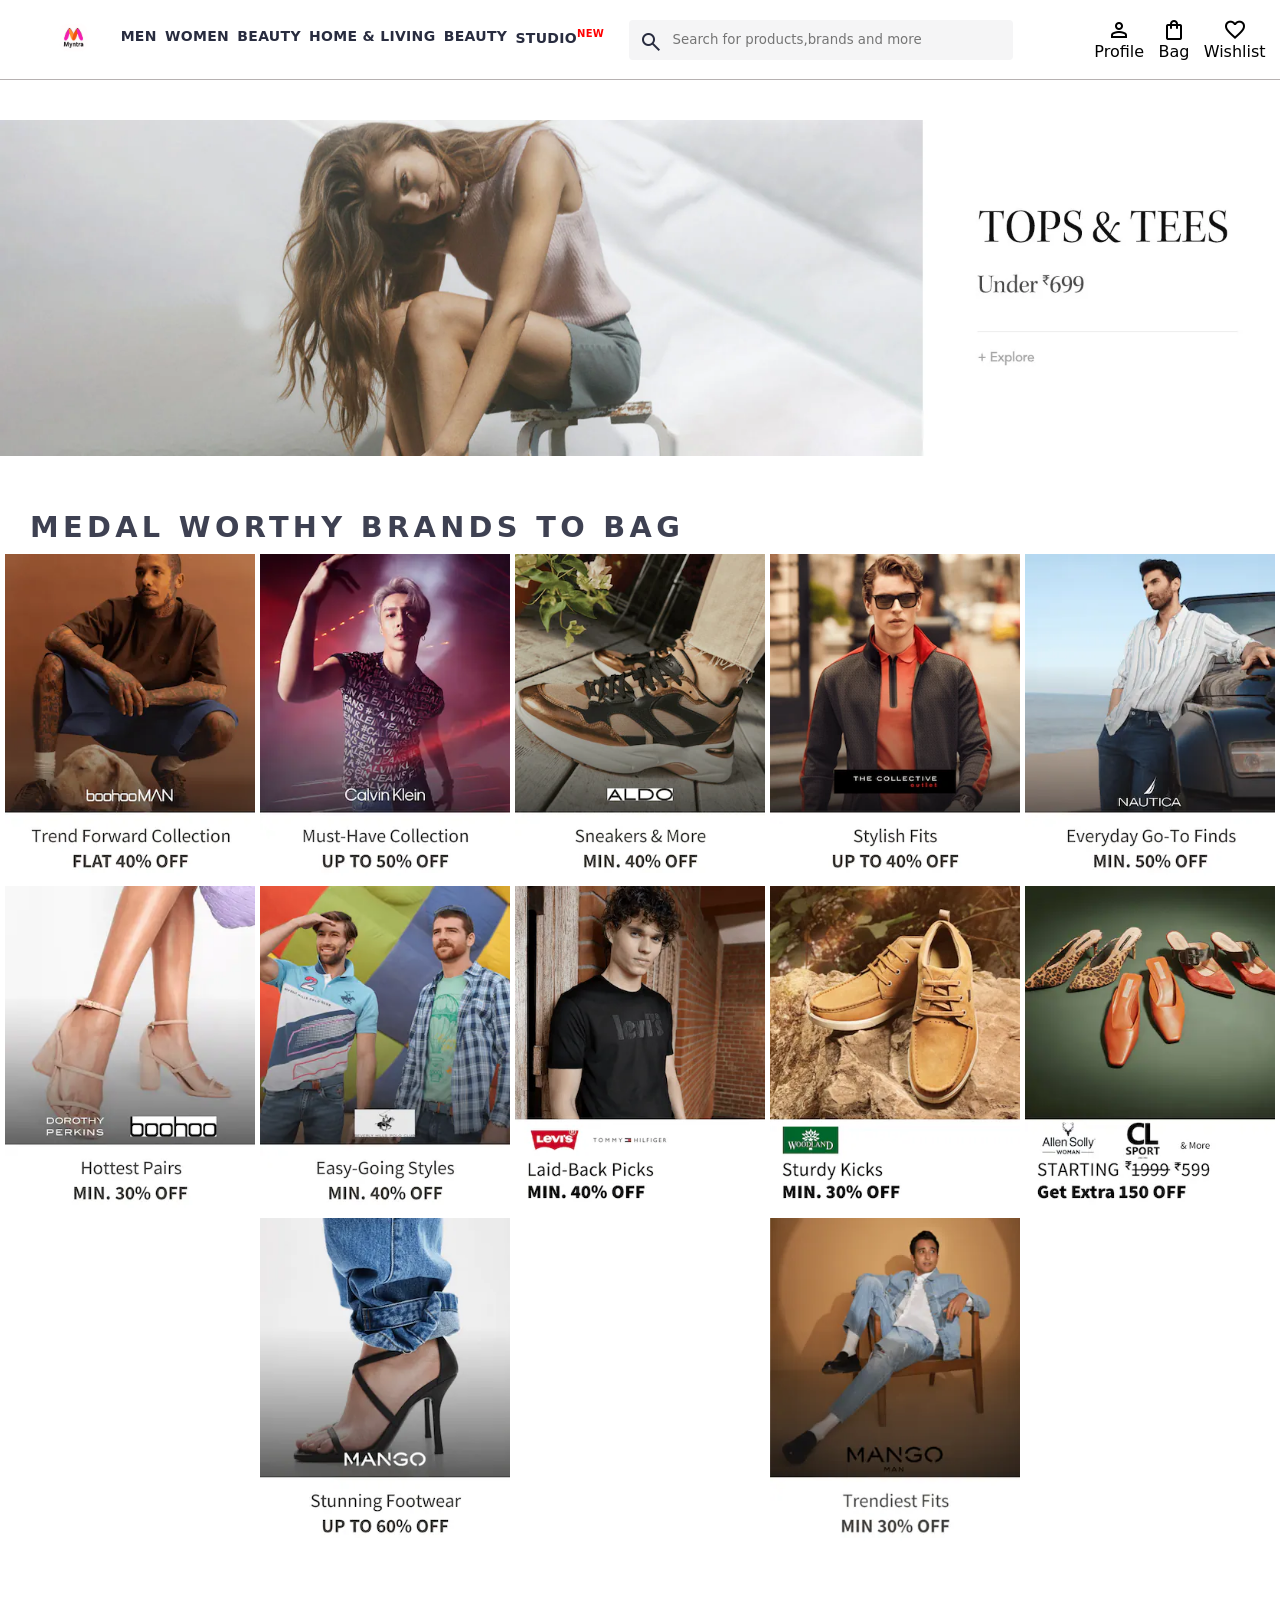
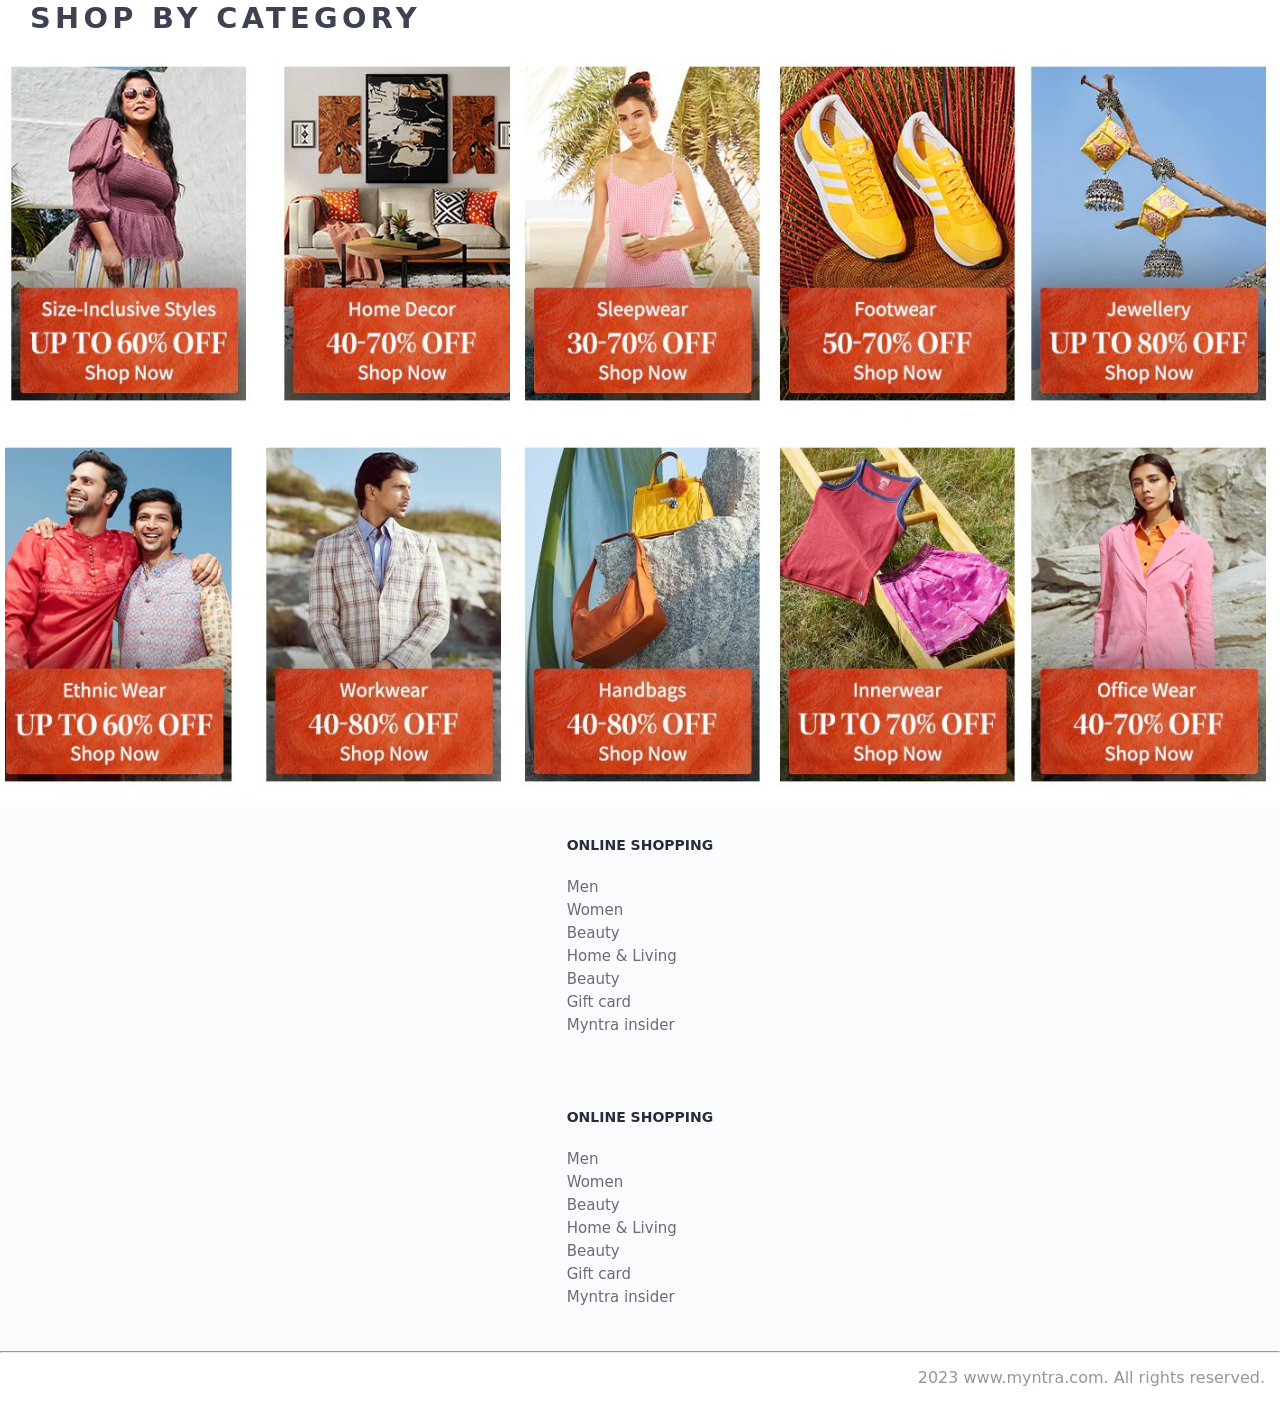
<file: index.html>
<!DOCTYPE html>
<html lang="en">
<head>
    <meta charset="UTF-8">
    <meta name="viewport" content="width=device-width, initial-scale=1.0">
    <title>Myntra clone</title>
    <link rel="stylesheet" href="index.css">
  <link rel="stylesheet" href="https://fonts.googleapis.com/css2?family=Material+Symbols+Outlined" />
</head>
    
<body>
<header> 
    <div class="logo_container">
        <a href="#"><img class="myntra_home"src="myntralogo.png" alt="Myntra Home"></a>
    </div>
    <nav class="nav_bar">
        <a href="#">Men</a>
        <a href="#">Women</a>
        <a href="#">Beauty</a>
        <a href="#">Home & Living</a>
        <a href="#">Beauty</a>
        <a href="#">Studio<sup>New</sup></a>
    </nav>
    <div class="search_bar">
       <span class="material-symbols-outlined search_icon">search
</span> 
<input class="search_input" placeholder="Search for products,brands and more ">
</div>
    <div class="action_bar">
        <div class="action_container">
 
<span class="material-symbols-outlined action_icon">person
</span>
<span class="action_name">Profile</span>
        </div>

             <div class="action_container">
            <span class="material-symbols-outlined action_icon">shopping_bag
</span>
<span class="action_name">Bag</span>
</div>
 <div class="action_container">
<span class="material-symbols-outlined action_icon">favorite
</span>
<span class="action_name">Wishlist</span>
        </div>
    </div>
</header>    
<main>
<div class="banner_container">
    <img class="banner_image" src="banner (1).jpg" alt="Main banner">
</div>
<div class="category_heading">MEDAL WORTHY BRANDS TO BAG</div>
<div class="category_items">
    <a href="#"><img class="sale_item" src="1.png" alt=""></a>
    <a href="#"><img class="sale_item" src="2.png" alt=""></a>
    <a href="#"><img class="sale_item" src="3.png" alt=""></a>
    <a href="#"><img class="sale_item" src="4.png" alt=""></a>
    <a href="#"><img class="sale_item" src="5.png" alt=""></a>
    <a href="#"><img class="sale_item" src="6.png" alt=""></a>
    <a href="#"><img class="sale_item" src="7.png" alt=""></a>
    <a href="#"><img class="sale_item" src="8.png" alt=""></a>
    <a href="#"><img class="sale_item" src="9.png" alt=""></a>
    <a href="#"><img class="sale_item" src="10.png" alt=""></a>
    <a href="#"><img class="sale_item" src="11.png" alt=""></a>
    <a href="#"><img class="sale_item" src="12.png" alt=""></a>

</div>
<div class="category_heading">SHOP BY CATEGORY</div>
<div class="category_items">
       <a href="#"><img class="sale_item" src="1.jpg" alt=""></a>
    <a href="#"><img class="sale_item" src="2.jpg" alt=""></a>
    <a href="#"><img class="sale_item" src="3.jpg" alt=""></a>
    <a href="#"><img class="sale_item" src="4.jpg" alt=""></a>
    <a href="#"><img class="sale_item" src="5.jpg" alt=""></a>
    <a href="#"><img class="sale_item" src="6.jpg" alt=""></a>
    <a href="#"><img class="sale_item" src="7.jpg" alt=""></a>
    <a href="#"><img class="sale_item" src="8.jpg" alt=""></a>
    <a href="#"><img class="sale_item" src="9.jpg" alt=""></a>
    <a href="#"><img class="sale_item" src="10.jpg" alt=""></a>

     </div>
</main>
<footer>
 <div class="footer_container">
    <div class="footer_columm">

        <h3>
            ONLINE SHOPPING
        </h3>
         <a href="#">Men</a>
        <a href="#">Women</a>
        <a href="#">Beauty</a>
        <a href="#">Home & Living</a>
        <a href="#">Beauty</a>
         <a href="#">Gift card</a>
          <a href="#">Myntra insider</a>
    </div>

 </div>
 
 <div class="footer_container">
    <div class="footer_columm">

        <h3>
            ONLINE SHOPPING
        </h3>
         <a href="#">Men</a>
        <a href="#">Women</a>
        <a href="#">Beauty</a>
        <a href="#">Home & Living</a>
        <a href="#">Beauty</a>
         <a href="#">Gift card</a>
          <a href="#">Myntra insider</a>
    </div>

 </div>
 <hr>
 <div class="copyright">
    2023 www.myntra.com. All rights reserved.
 </div>


</footer>


</body>
</html>
</file>
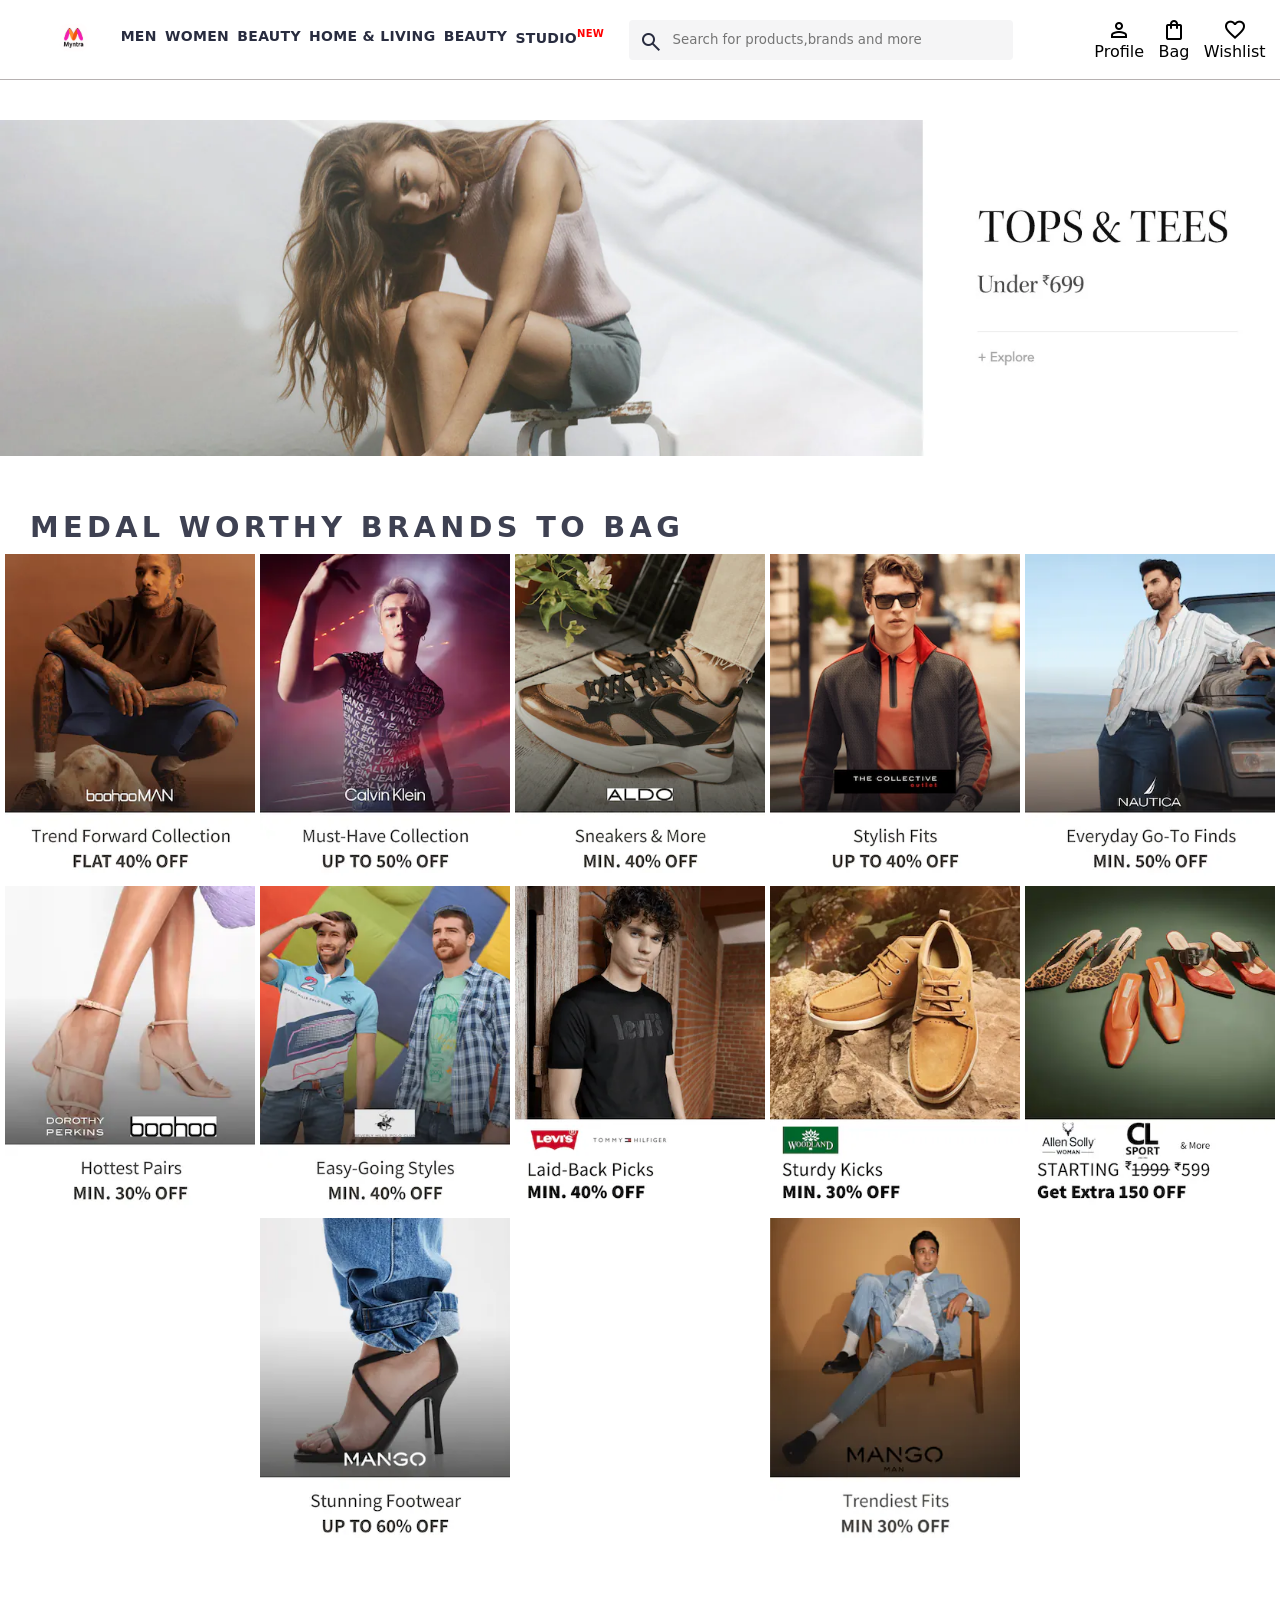
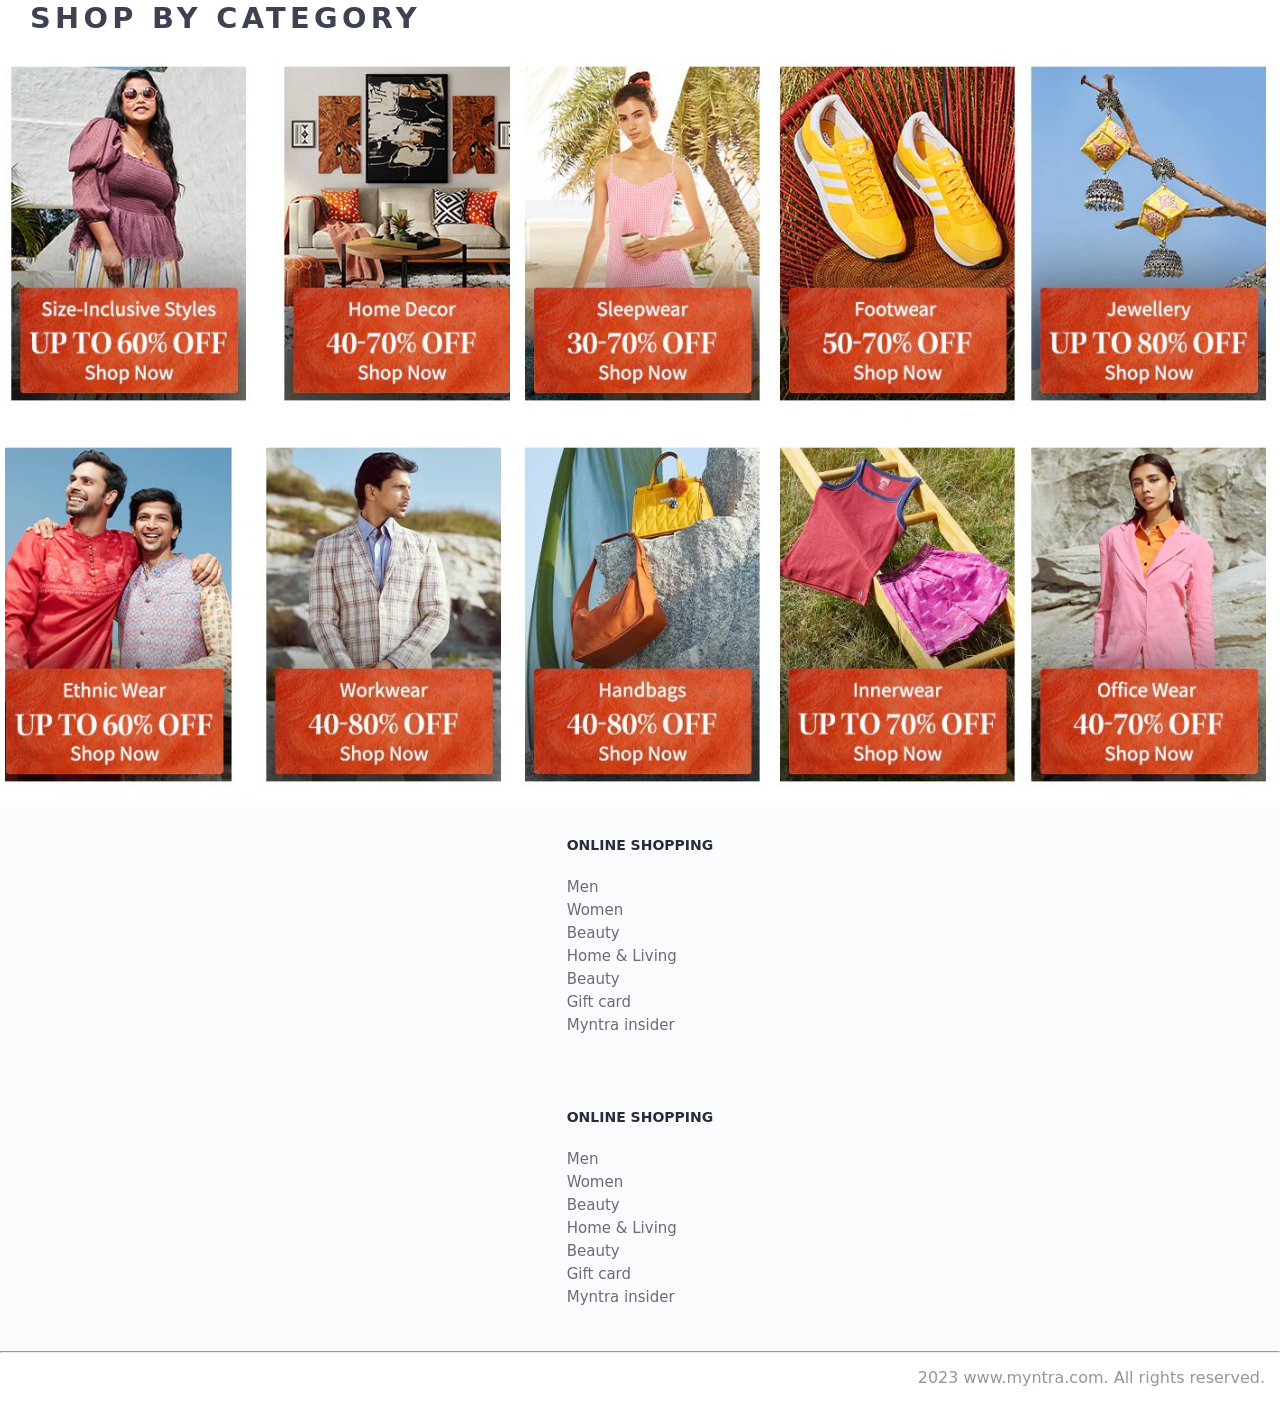
<file: index.html.html>
<!DOCTYPE html>
<html lang="en">
<head>
    <meta charset="UTF-8">
    <meta name="viewport" content="width=device-width, initial-scale=1.0">
    <title>Myntra clone</title>
    <link rel="stylesheet" href="index.css">
    <link rel="stylesheet"
href="https://fonts.googleapis.com/css2?family=Material+Symbols+Outlined" />
</head>
    
<body>
<header> 
    <div class="logo_container">
        <a href="#"><img class="myntra_home"src="myntralogo.png" alt="Myntra Home"></a>
    </div>
    <nav class="nav_bar">
        <a href="#">Men</a>
        <a href="#">Women</a>
        <a href="#">Beauty</a>
        <a href="#">Home & Living</a>
        <a href="#">Beauty</a>
        <a href="#">Studio<sup>New</sup></a>
    </nav>
    <div class="search_bar">
       <span class="material-symbols-outlined search_icon">search
</span> 
<input class="search_input" placeholder="Search for products,brands and more ">
</div>
    <div class="action_bar">
        <div class="action_container">
 
<span class="material-symbols-outlined action_icon">person
</span>
<span class="action_name">Profile</span>
        </div>

             <div class="action_container">
            <span class="material-symbols-outlined action_icon">shopping_bag
</span>
<span class="action_name">Bag</span>
</div>
 <div class="action_container">
<span class="material-symbols-outlined action_icon">favorite
</span>
<span class="action_name">Wishlist</span>
        </div>
    </div>
</header>    
<main>
<div class="banner_container">
    <img class="banner_image" src="banner (1).jpg" alt="Main banner">
</div>
<div class="category_heading">MEDAL WORTHY BRANDS TO BAG</div>
<div class="category_items">
    <a href="#"><img class="sale_item" src="1.png" alt=""></a>
    <a href="#"><img class="sale_item" src="2.png" alt=""></a>
    <a href="#"><img class="sale_item" src="3.png" alt=""></a>
    <a href="#"><img class="sale_item" src="4.png" alt=""></a>
    <a href="#"><img class="sale_item" src="5.png" alt=""></a>
    <a href="#"><img class="sale_item" src="6.png" alt=""></a>
    <a href="#"><img class="sale_item" src="7.png" alt=""></a>
    <a href="#"><img class="sale_item" src="8.png" alt=""></a>
    <a href="#"><img class="sale_item" src="9.png" alt=""></a>
    <a href="#"><img class="sale_item" src="10.png" alt=""></a>
    <a href="#"><img class="sale_item" src="11.png" alt=""></a>
    <a href="#"><img class="sale_item" src="12.png" alt=""></a>

</div>
<div class="category_heading">SHOP BY CATEGORY</div>
<div class="category_items">
       <a href="#"><img class="sale_item" src="1.jpg" alt=""></a>
    <a href="#"><img class="sale_item" src="2.jpg" alt=""></a>
    <a href="#"><img class="sale_item" src="3.jpg" alt=""></a>
    <a href="#"><img class="sale_item" src="4.jpg" alt=""></a>
    <a href="#"><img class="sale_item" src="5.jpg" alt=""></a>
    <a href="#"><img class="sale_item" src="6.jpg" alt=""></a>
    <a href="#"><img class="sale_item" src="7.jpg" alt=""></a>
    <a href="#"><img class="sale_item" src="8.jpg" alt=""></a>
    <a href="#"><img class="sale_item" src="9.jpg" alt=""></a>
    <a href="#"><img class="sale_item" src="10.jpg" alt=""></a>

     </div>
</main>
<footer>
 <div class="footer_container">
    <div class="footer_columm">

        <h3>
            ONLINE SHOPPING
        </h3>
         <a href="#">Men</a>
        <a href="#">Women</a>
        <a href="#">Beauty</a>
        <a href="#">Home & Living</a>
        <a href="#">Beauty</a>
         <a href="#">Gift card</a>
          <a href="#">Myntra insider</a>
    </div>

 </div>
 
 <div class="footer_container">
    <div class="footer_columm">

        <h3>
            ONLINE SHOPPING
        </h3>
         <a href="#">Men</a>
        <a href="#">Women</a>
        <a href="#">Beauty</a>
        <a href="#">Home & Living</a>
        <a href="#">Beauty</a>
         <a href="#">Gift card</a>
          <a href="#">Myntra insider</a>
    </div>

 </div>
 <hr>
 <div class="copyright">
    2023 www.myntra.com. All rights reserved.
 </div>


</footer>


</body>
</html>
</file>
<file: index.css>
*{
    margin: 0;
    padding: 0;
    font-family: Assistant,system-ui, -apple-system, BlinkMacSystemFont, 'Segoe UI', Roboto, Oxygen, Ubuntu, Cantarell, 'Open Sans', 'Helvetica Neue', sans-serif;
    box-sizing: border-box;
}


header{

    display:flex;
    background-color: white;
    height:80px;
    justify-content: space-between;
    align-items: center;
    border-bottom:1px solid #b6b1b1;
}
.myntra_home {
   height:45px;

}
.logo_container{
    margin-left:4%;
}
.action_bar{
    margin-left: 4%;
}
.nav_bar{
    display:flex;
    min-width:500px;
    justify-content: space-evenly;
}
.nav_bar a{
    font-size:14px;
    letter-spacing:.3px;
    color:#282c3f;
    font-weight:700;
    text-transform: uppercase;
    text-decoration:none;
    padding: 28px 0;
    border-bottom:5px solid #ffffff;
}
.nav_bar a:hover{
    border-bottom:4px solid #f54e77;
}
.nav_bar a sup{
    color:red;
    font-size:10px;
}

.search_bar{
height:40px;
min-width:200px;
width:30%;
display:flex;
align-items: center;
height:40px;


}
.search_icon{
    box-sizing: content-box;
height:20px;
padding:10px;
  background-color: #f5f5f6;
  color:#282c3f;
  font-weight:300;
  border-radius:4px 0 0 4px;
}
.search_input{
    color:#696e79;
    background-color: #f5f5f6;
    height: 40px;
    flex-grow:1;
    border:0;
    border-radius:0 4px 4px 0;
    line-height:40px;
}
.action_bar{
    display:flex;

    min-width:200px;
    justify-content: space-evenly;
}
.action_container{
    display:flex;
    flex-direction: column;
    align-items: center;
}
/*main section*/
.banner_container{
    margin: 40px 0;
}
.banner_image{
    width:100%;
}
.category_heading{
    text-transform: uppercase;
    color:#3e4152;
    letter-spacing:.15em;
    font-size:1.8em;
    margin:50px 0 10px 30px;
    max-height:5em;
    font-weight:700;

}
.category_items{
    display:flex;
    flex-wrap:wrap;
    justify-content: space-evenly;
}
.sale_item{
width:250px;

}
.footer_container{
    padding:30px 0 40px 0;
    background-color: #fafbfc;
    display: flex;
    justify-content: space-evenly;
}
.footer_columm{
    display:flex;
    flex-direction: column;

}
.footer_columm h3{
    color: #282c3f;
    font-size:14px;
    margin-bottom:25px;
}



.footer_columm a {
    color: #696b79;
    display:block;
    font-size:15px;
    text-decoration:none;
    padding-bottom: 5px;


}
.copyright{
    color:  #94969f;
    text-align:end;
    padding:15px;
    
}
</file>
